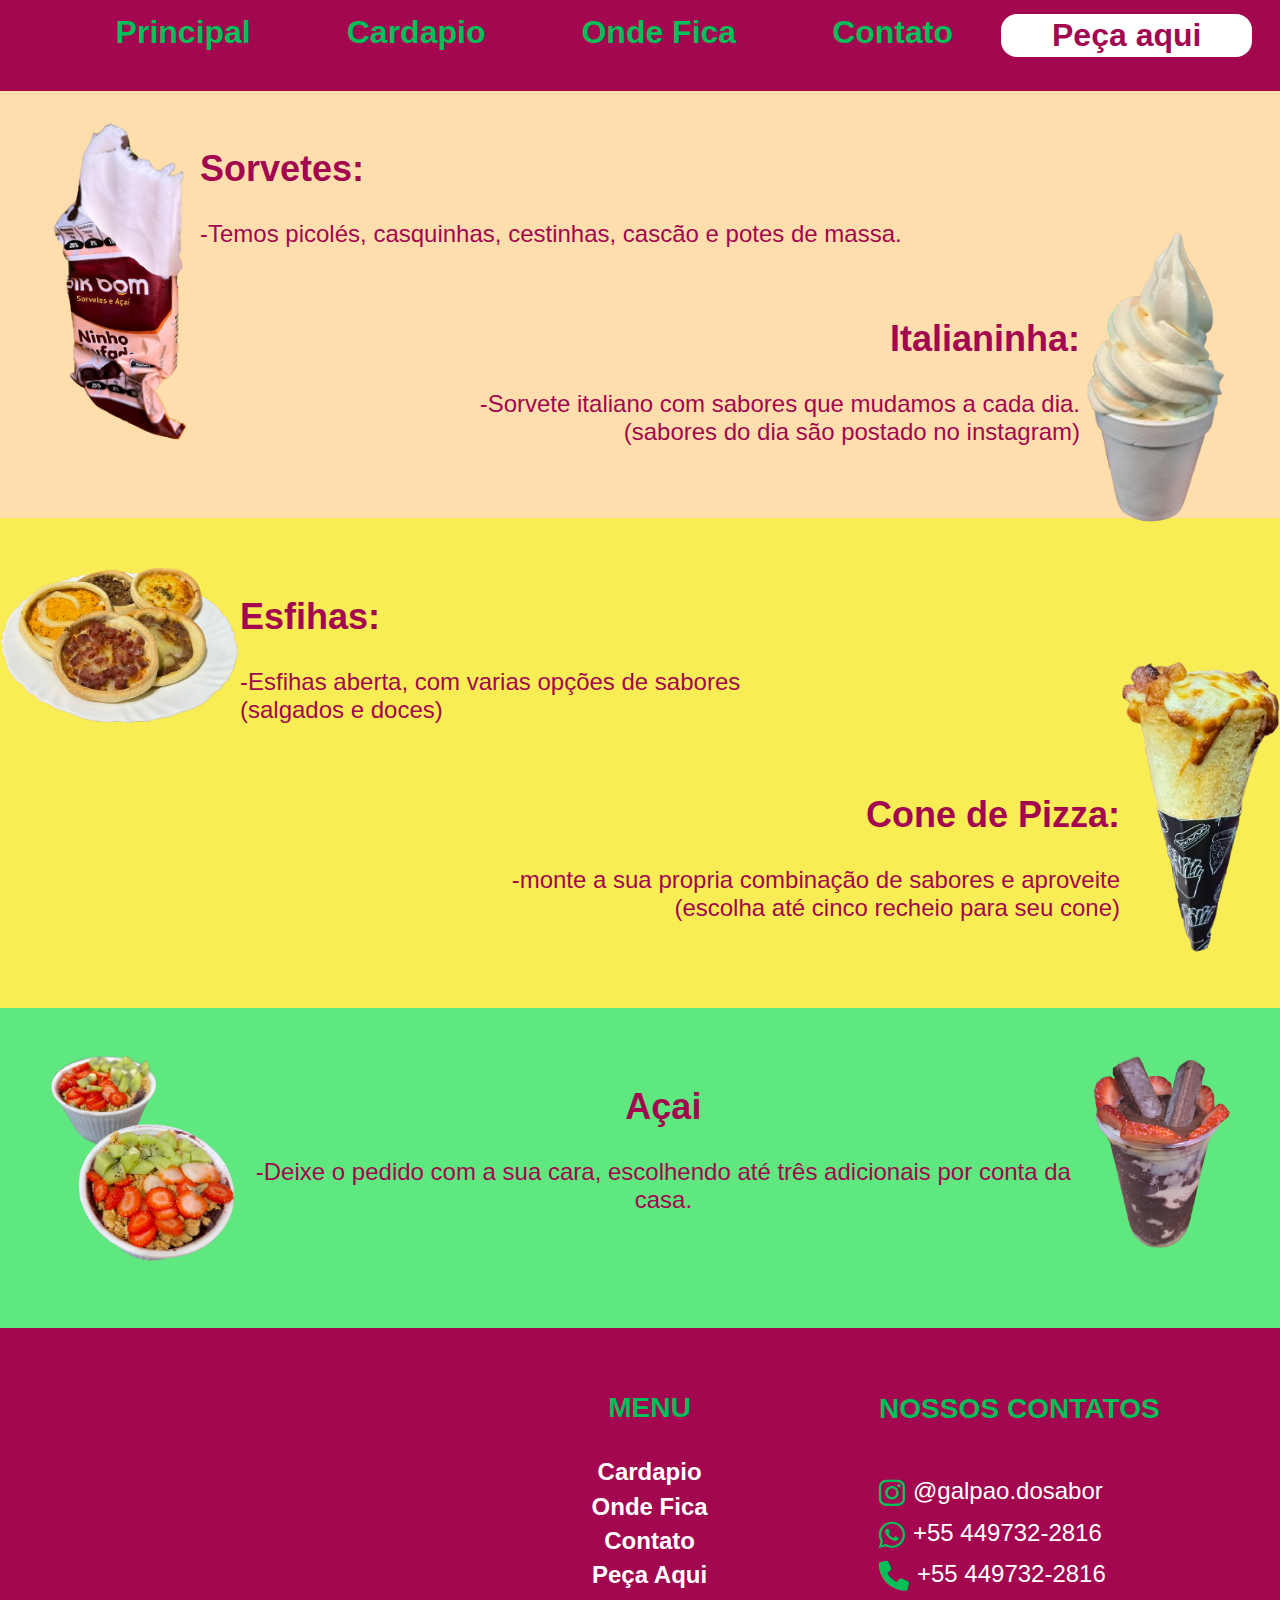
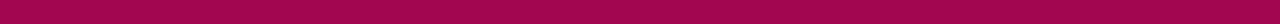
<file: trabalho 2bi/index.html>
<!DOCTYPE html>

<head>
    <title>Galpão do Sabor</title>
    <link rel="shortcut icon" type="imagex/png" href="./img/logo.ico">
    <link rel="stylesheet" href="https://cdnjs.cloudflare.com/ajax/libs/font-awesome/6.0.0/css/all.min.css">
    <meta charset="utf-8">
    <meta name="author" content="A.G.J.J.">
    <meta name="viewport" content="width=device-width, initial-scale=1.0">
    <meta name="descrisão" content="espaço para o lazer de toda a familia">
    <meta name="kayword" content="compra, calor, verão, sol, loja, comida, servete, pizza, cone pizza, esfiha, fome,">
    <link rel="stylesheet" href="style.css">
</head>

<header id="header">
    
    <nav id="nav" class="navbar">
        <button aria-label="Abrir Menu" id="btn-mobile" aria-haspopup="true" aria-controls="menu" aria-expanded="false">
            <span id="hamburger"></span>
        </button>

        <ul id="menu">
            <li><a href="index.html"><b>Principal</b></a></li>
            <li><a href="cardapio.html"><b>Cardapio</b></a></li>
            <li><a href="onde.html"><b>Onde Fica</b></a></li>
            <li><a href="contato.html"><b>Contato</b></a></li>
            <li class="pedir"><a href="https://wa.me/554497322816"><b>Peça aqui</b></a></li>
        </ul>
    </nav>

</header>
<body class="todo">
    <div>
        <div class="index_sorvete">
            <div>
                <img class="index_img_picole" src="img/index_picolé.png" alt="Picolé">
            </div>

            <div class="index_escrita">
                <div class="sorvete_um">
                    <h2>Sorvetes:</h2></a>
                    <p>-Temos picolés, casquinhas, cestinhas, cascão e potes de massa.</p>
                </div>
                <div class="sorvete_dois">
                    <h2>Italianinha:</h2>
                    <p>-Sorvete italiano com sabores que mudamos a cada dia. <br>(sabores do dia são postado no instagram)</p>
                </div>
            </div>

            <div>
                <img class="index_img_italiana" src="img/index_italiana.png" alt="Casquinha italiana">
            </div>
        </div>
        
        <div class="index_salgado">
            <div>
                <img class="index_img_esfiha" src="img/index_esfiha.png" alt="Esfihas">
            </div>

            <div class="index_escrita">
                <div class="salgado_um">
                    <h2>Esfihas:</h2></a>
                    <p>-Esfihas aberta, com varias opções de sabores <br>(salgados e doces)</p>
                </div>
                <div class="salgado_dois">
                    <h2>Cone de Pizza:</h2>
                    <p>-monte a sua propria combinação de sabores e aproveite <br>(escolha até cinco recheio para seu cone)</p>
                </div>
            </div>

            <div>
                <img class="index_img_cone" src="img/index_salgado.png" alt="Cone de pizza">
            </div>
        </div>

        <div class="index_açai">
            <div>
                <img class="index_img_açai" src="img/index_açai.png" alt="Copo de Açai">
            </div>

            <div class="index_escrita acai">
                <h2>Açai</h2></a>
                <p>-Deixe o pedido com a sua cara, escolhendo até três adicionais por conta da casa.</p>
            </div>

            <div>
                <img class="index_img_açai-2" src="img/index_img_açai-2.png" alt="Copo de Açai">
            </div>
        </div>
    </div>
</body>
<footer>

    <div class="footer-todo">

        <div class="mapa">
            <iframe src="https://www.google.com/maps/embed?pb=!1m18!1m12!1m3!1d3665.0767850896586!2d-52.1536045!3d-23.2766595!2m3!1f0!2f0!3f0!3m2!1i1024!2i768!4f13.1!3m3!1m2!1s0x9492d22a04ef0c05%3A0x9d9f15d37cd1a240!2sR.%20Perimetral%20Baltazar%20Ant%C3%B4nio%20de%20Oliveira%2C%20710%20-%20Pres.%20Castelo%20Branco%2C%20PR%2C%2087180-000!5e0!3m2!1spt-BR!2sbr!4v1717628954203!5m2!1spt-BR!2sbr" width="400rem" height="250rem" style="border:0;" allowfullscreen="" loading="lazy" referrerpolicy="no-referrer-when-downgrade"></iframe>
        </div>

        <div class="menu">
            <ul>
                <li><h3>MENU</h3></li>
                <li><a href="cardapio.html"><b>Cardapio</b></a></li>
                <li><a href="onde.html"><b>Onde Fica</b></a></li>
                <li><a href="contato.html"><b>Contato</b></a></li>
                <li><a href="https://wa.me/554497322816"><b>Peça Aqui</b></a></li>
            </ul>
        </div>

        <div class="redes">
            <ul>
                <li><h3>NOSSOS CONTATOS</h3></li>
                <li class="lado">
                    <a href="https://www.instagram.com/galpao.dosabor?igsh=MW12cGUwczdyajQ4eQ==">
                        <i class="fafa fa-brands fa-instagram fa-lg" style="color: #02bf59;"></i>
                        <p>@galpao.dosabor</p>
                    </a>
                </li>
                <li class="lado">
                    <a href="https://wa.me/554497322816">
                        <i class="fafa fa-brands fa-whatsapp fa-lg" style="color: #02bf59;"></i>
                        <p>+55 449732-2816</p>
                    </a>
                </li>
                <li class="lado">
                    <i class="fafa fa-solid fa-phone fa-lg" style="color: #02bf59;"></i>
                    <p>+55 449732-2816</p>
                </li>
            </ul>
        </div>

    </div>

</footer>
<script src="script.js"></script>
</html>
</file>
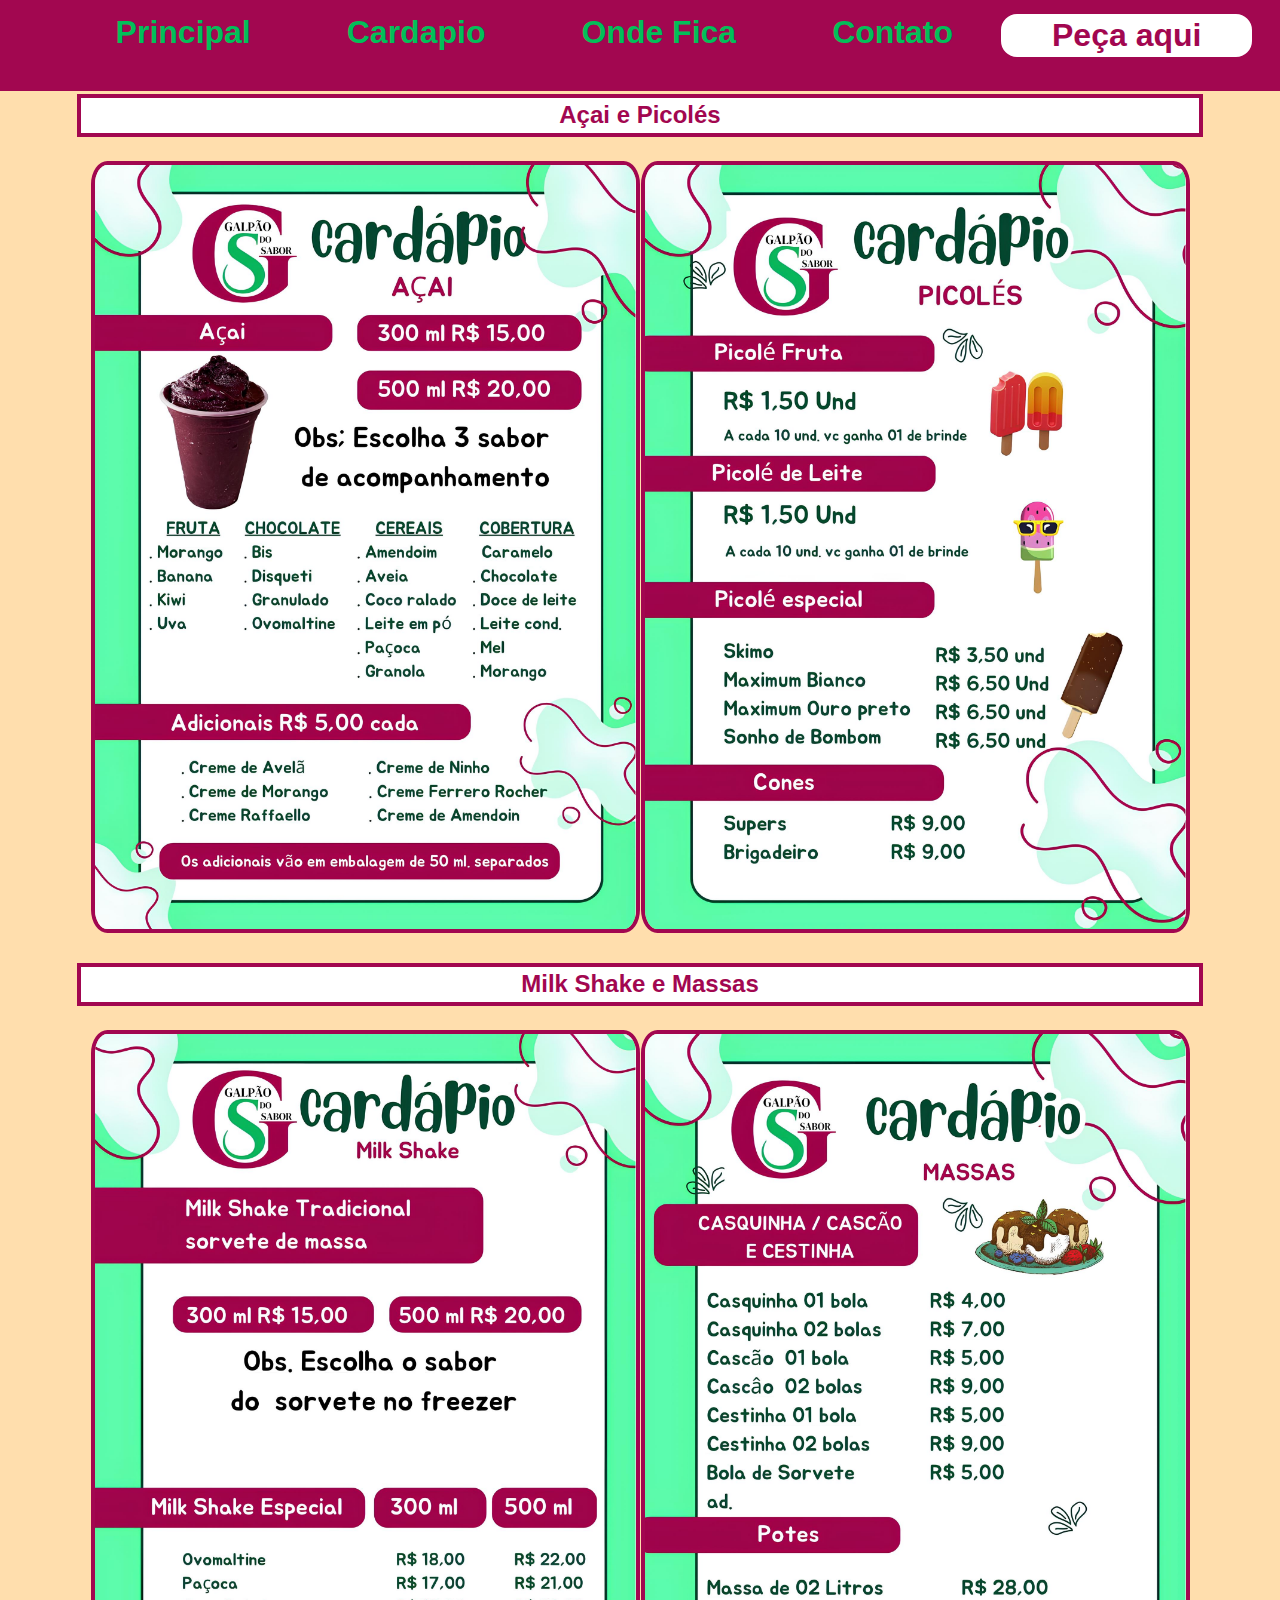
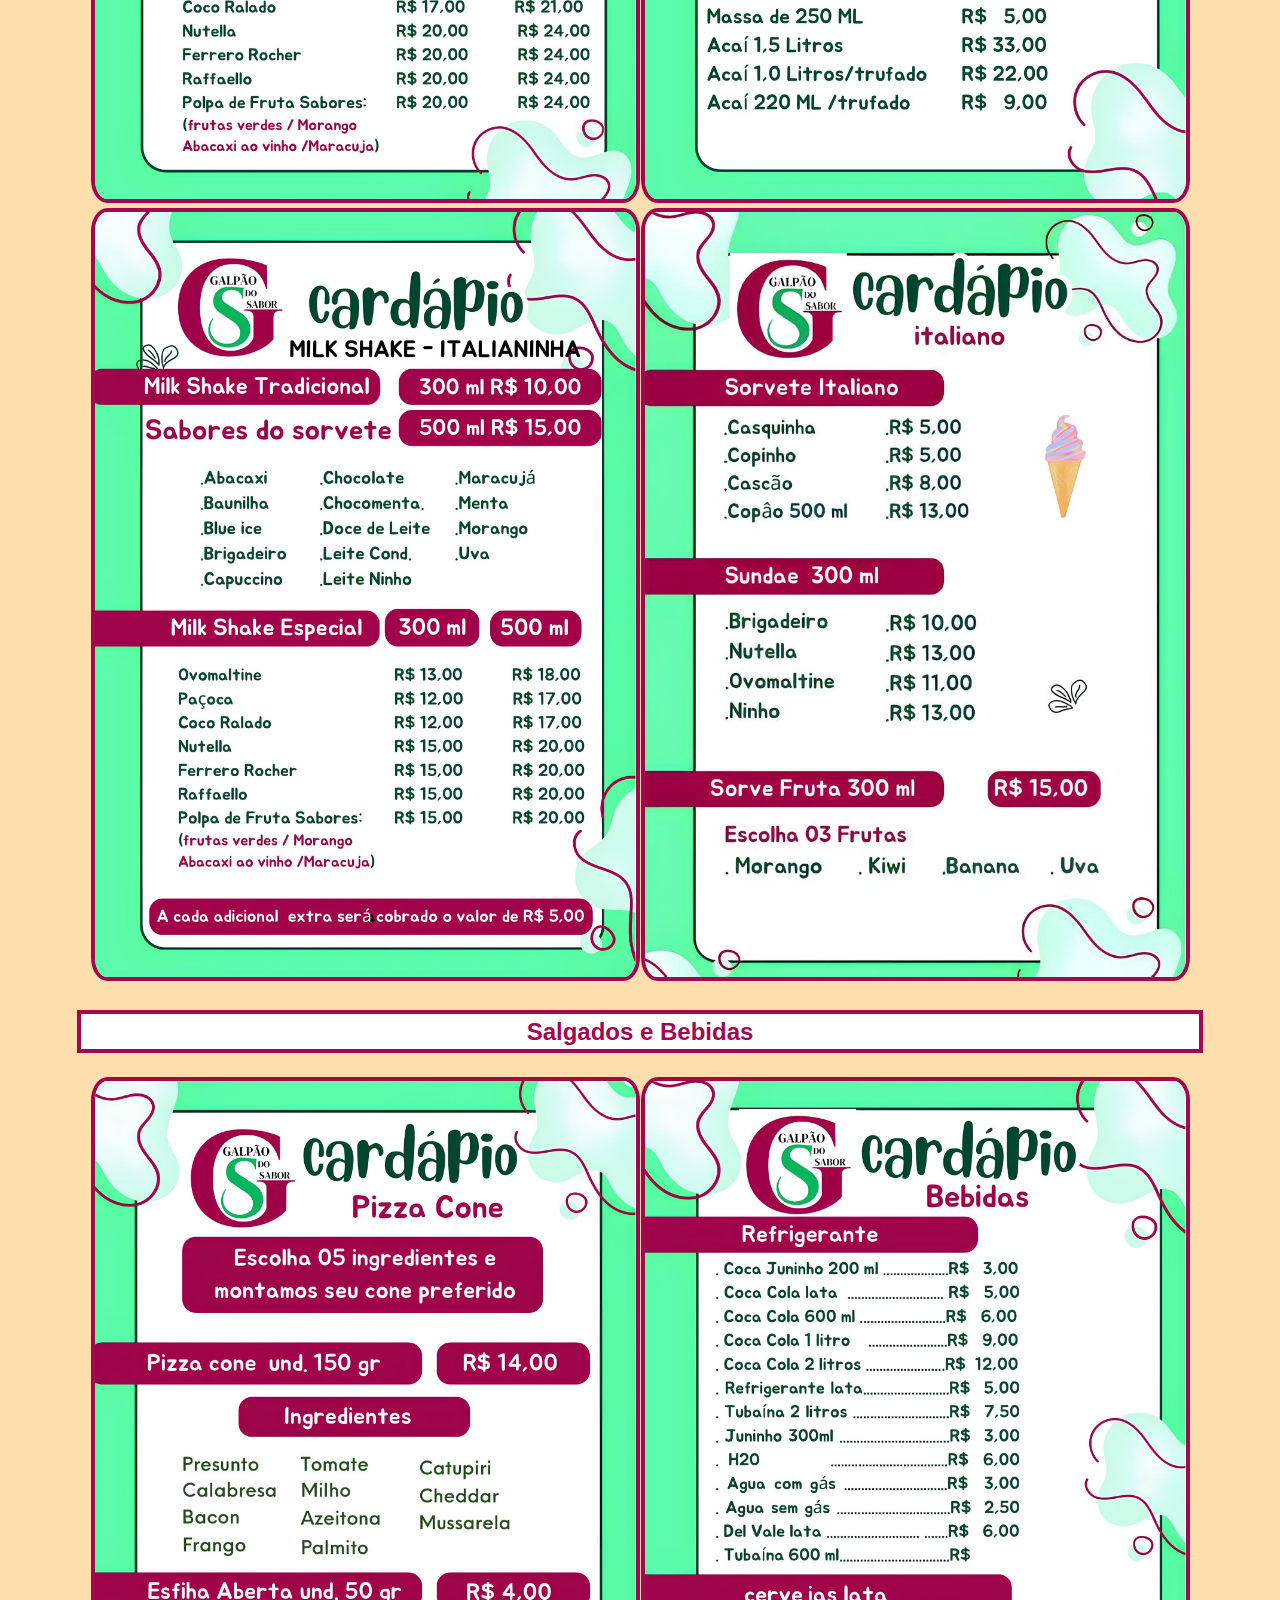
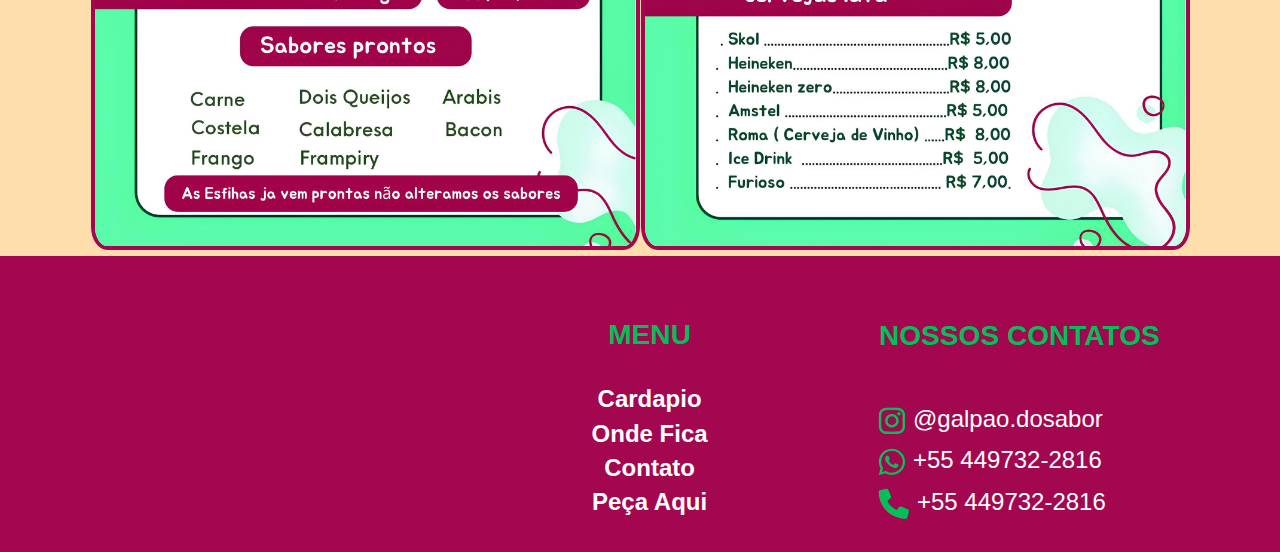
<file: trabalho 2bi/cardapio.html>
<!DOCTYPE html>

<head>
    <title>Galpão do Sabor - Salgados</title>
    <link rel="shortcut icon" type="imagex/png" href="./img/logo.ico"> 
    <link rel="stylesheet" href="https://cdnjs.cloudflare.com/ajax/libs/font-awesome/6.0.0/css/all.min.css">
    <meta charset="utf-8">
    <meta name="author" content="A.G.J.J.">
    <meta name="viewport" content="width=device-width, initial-scale=1.0">
    <link rel="stylesheet" href="style.css">

</head>
<header id="header">
    <a id="logo" class="logo" href="index.html"><b><img src="img/logo.png" height="90" alt="logo"></b></a>
    <nav id="nav" class="navbar">
        
        <button aria-label="Abrir Menu" id="btn-mobile" aria-haspopup="true" aria-controls="menu" aria-expanded="false">
            <span id="hamburger"></span>
        </button>

        <ul id="menu">
            <li><a href="index.html"><b>Principal</b></a></li>
            <li><a href="cardapio.html"><b>Cardapio</b></a></li>
            <li><a href="onde.html"><b>Onde Fica</b></a></li>
            <li><a href="contato.html"><b>Contato</b></a></li>
            <li class="pedir"><a href="https://wa.me/554497322816"><b>Peça aqui</b></a></li>
        </ul>
    </nav>

</header>
<body>
    <div class="cardapio">

	    <span> 
            <p><b>Açai e Picolés</b></p> 
        </span>
        <div class="cardapio-paginas"> 
            <img src="img/cardapio/1.jpeg" alt="folha 1">
            <img src="img/cardapio/2.jpeg" alt="folha 2">
        </div>

        <span> <p><b>Milk Shake e Massas</b></p> </span>

        <div class="cardapio-paginas"> 
            <img src="img/cardapio/3.jpeg" alt="folha 3">
            <img src="img/cardapio/4.jpeg" alt="folha 4">
        </div>

        <div class="cardapio-paginas"> 
            <img src="img/cardapio/5.jpeg" alt="folha 5">
            <img src="img/cardapio/6.jpeg" alt="folha 6"> 
        </div>
 
        <span> <p><b>Salgados e Bebidas</b></p> </span>
        <div class="cardapio-paginas">
            <img src="img/cardapio/7.jpeg" alt="folha 7">
            <img src="img/cardapio/8.jpeg" alt="folha 8"> 
        </div>
    </div>
</body>
<footer>

    <div class="footer-todo">

        <div class="mapa">
            <iframe src="https://www.google.com/maps/embed?pb=!1m18!1m12!1m3!1d3665.0767850896586!2d-52.1536045!3d-23.2766595!2m3!1f0!2f0!3f0!3m2!1i1024!2i768!4f13.1!3m3!1m2!1s0x9492d22a04ef0c05%3A0x9d9f15d37cd1a240!2sR.%20Perimetral%20Baltazar%20Ant%C3%B4nio%20de%20Oliveira%2C%20710%20-%20Pres.%20Castelo%20Branco%2C%20PR%2C%2087180-000!5e0!3m2!1spt-BR!2sbr!4v1717628954203!5m2!1spt-BR!2sbr" width="400rem" height="250rem" style="border:0;" allowfullscreen="" loading="lazy" referrerpolicy="no-referrer-when-downgrade"></iframe>
        </div>

        <div class="menu">
            <ul>
                <li><h3>MENU</h3></li>
                <li><a href="cardapio.html"><b>Cardapio</b></a></li>
                <li><a href="onde.html"><b>Onde Fica</b></a></li>
                <li><a href="contato.html"><b>Contato</b></a></li>
                <li><a href="https://wa.me/554497322816"><b>Peça Aqui</b></a></li>
            </ul>
        </div>

        <div class="redes">
            <ul>
                <li><h3>NOSSOS CONTATOS</h3></li>
                <li class="lado">
                    <a href="https://www.instagram.com/galpao.dosabor?igsh=MW12cGUwczdyajQ4eQ==">
                        <i class="fafa fa-brands fa-instagram fa-lg" style="color: #02bf59;"></i>
                        <p>@galpao.dosabor</p>
                    </a>
                </li>
                <li class="lado">
                    <a href="https://wa.me/554497322816">
                        <i class="fafa fa-brands fa-whatsapp fa-lg" style="color: #02bf59;"></i>
                        <p>+55 449732-2816</p>
                    </a>
                </li>
                <li class="lado">
                    <i class="fafa fa-solid fa-phone fa-lg" style="color: #02bf59;"></i>
                    <p>+55 449732-2816</p>
                </li>
            </ul>
        </div>

    </div>

</footer>
<script src="script.js" async></script>
</html>
</file>
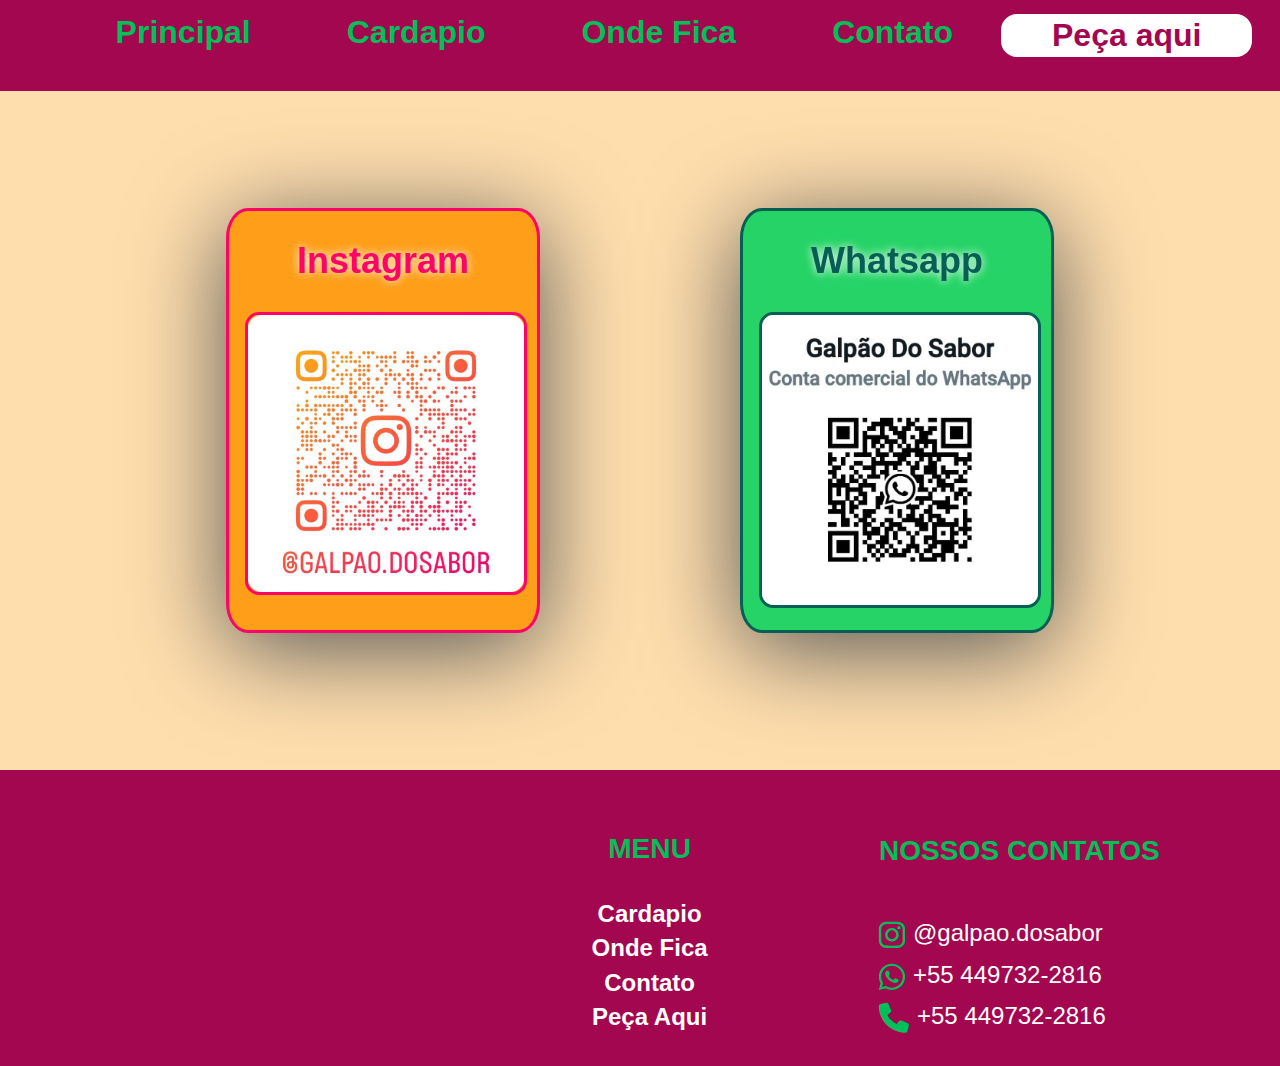
<file: trabalho 2bi/contato.html>
<!DOCTYPE html>

<head>
    <title>Galpão do Sabor - Contato</title>
    <link rel="shortcut icon" type="imagex/png" href="./img/logo.ico"> 
    <link rel="stylesheet" href="https://cdnjs.cloudflare.com/ajax/libs/font-awesome/6.0.0/css/all.min.css">
    <meta charset="utf-8">
    <meta name="author" content="A.G.J.J.">
    <meta name="viewport" content="width=device-width, initial-scale=1.0">
    <link rel="stylesheet" href="style.css">
</head>
<header id="header">
    <a id="logo" class="logo" href="index.html"><b><img src="img/logo.png" height="90" alt="logo"></b></a>
    <nav id="nav" class="navbar">
        
        <button aria-label="Abrir Menu" id="btn-mobile" aria-haspopup="true" aria-controls="menu" aria-expanded="false">
            <span id="hamburger"></span>
        </button>

        <ul id="menu">
            <li><a href="index.html"><b>Principal</b></a></li>
            <li><a href="cardapio.html"><b>Cardapio</b></a></li>
            <li><a href="onde.html"><b>Onde Fica</b></a></li>
            <li><a href="contato.html"><b>Contato</b></a></li>
            <li class="pedir"><a href="https://wa.me/554497322816"><b>Peça aqui</b></a></li>
        </ul>
    </nav>

</header>
<body>
    
    <div class="fundo_nav"></div>

    <div class="contatos">
        
        <div class="contato_instagram">
            <a href="https://www.instagram.com/galpao.dosabor?igsh=MW12cGUwczdyajQ4eQ==">
                <div class="contato_centro">
                    <h2 class="contato_instagram_texto">Instagram</h2>
                    <img class="contato_instagramQR" src="img/instagramQR.jpeg" alt="QRcode Instagram">
                </div>
            </a>
        </div>
        <div class="contato_whatsapp">
            <a href="https://wa.me/554497322816">
                <div class="contato_centro">
                    <h2 class="contato_whatsapp_texto">Whatsapp</h2>
                    <img class="contato_whatsappQR" src="img/whatsappQR.jpeg" alt="QRcode Whatsapp">
                </div>
            </a>
        </div>
    </div>

    
    <div class="fundo_nav"></div>

</body>
<footer>

    <div class="footer-todo">

        <div class="mapa">
            <iframe src="https://www.google.com/maps/embed?pb=!1m18!1m12!1m3!1d3665.0767850896586!2d-52.1536045!3d-23.2766595!2m3!1f0!2f0!3f0!3m2!1i1024!2i768!4f13.1!3m3!1m2!1s0x9492d22a04ef0c05%3A0x9d9f15d37cd1a240!2sR.%20Perimetral%20Baltazar%20Ant%C3%B4nio%20de%20Oliveira%2C%20710%20-%20Pres.%20Castelo%20Branco%2C%20PR%2C%2087180-000!5e0!3m2!1spt-BR!2sbr!4v1717628954203!5m2!1spt-BR!2sbr" width="400rem" height="250rem" style="border:0;" allowfullscreen="" loading="lazy" referrerpolicy="no-referrer-when-downgrade"></iframe>
        </div>

        <div class="menu">
            <ul>
                <li><h3>MENU</h3></li>
                <li><a href="cardapio.html"><b>Cardapio</b></a></li>
                <li><a href="onde.html"><b>Onde Fica</b></a></li>
                <li><a href="contato.html"><b>Contato</b></a></li>
                <li><a href="https://wa.me/554497322816"><b>Peça Aqui</b></a></li>
            </ul>
        </div>

        <div class="redes">
            <ul>
                <li><h3>NOSSOS CONTATOS</h3></li>
                <li class="lado">
                    <a href="https://www.instagram.com/galpao.dosabor?igsh=MW12cGUwczdyajQ4eQ==">
                        <i class="fafa fa-brands fa-instagram fa-lg" style="color: #02bf59;"></i>
                        <p>@galpao.dosabor</p>
                    </a>
                </li>
                <li class="lado">
                    <a href="https://wa.me/554497322816">
                        <i class="fafa fa-brands fa-whatsapp fa-lg" style="color: #02bf59;"></i>
                        <p>+55 449732-2816</p>
                    </a>
                </li>
                <li class="lado">
                    <i class="fafa fa-solid fa-phone fa-lg" style="color: #02bf59;"></i>
                    <p>+55 449732-2816</p>
                </li>
            </ul>
        </div>

    </div>

</footer>
<script src="script.js"></script>
</html>
</file>
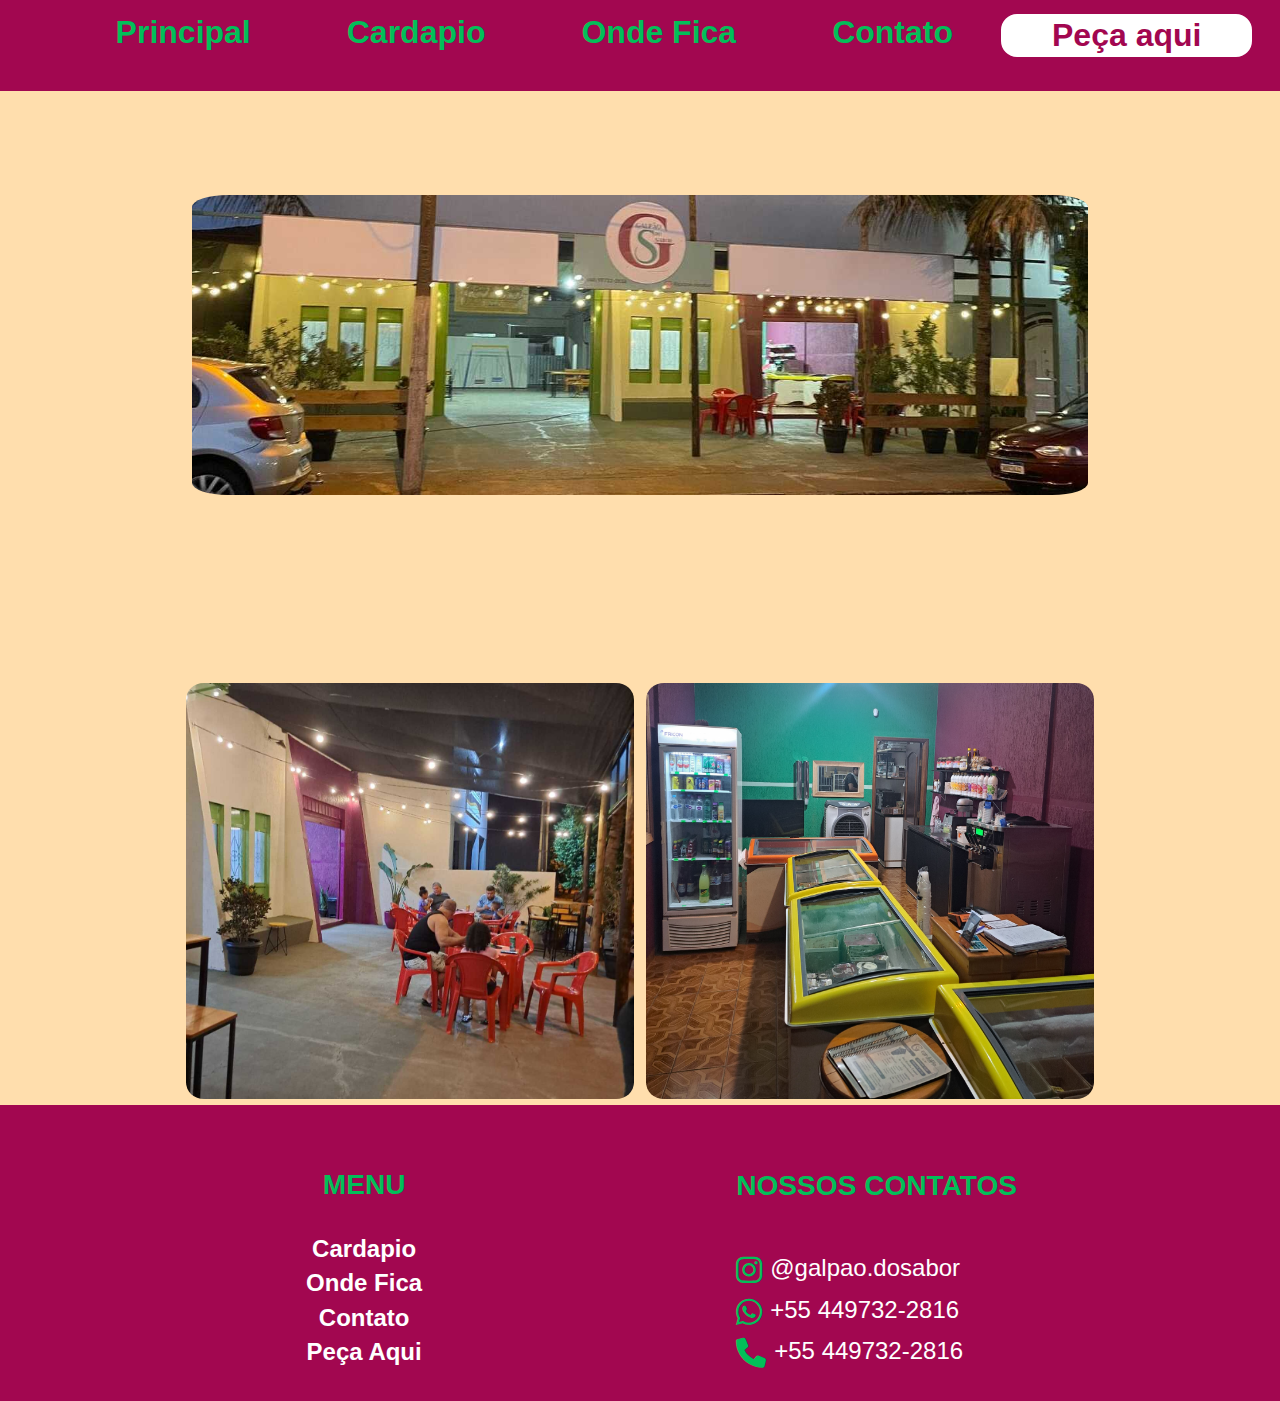
<file: trabalho 2bi/onde.html>
<!DOCTYPE html>

<head>
    <title>Galpão do Sabor - Onde Fica</title>
    <link rel="shortcut icon" type="imagex/png" href="./img/logo.ico"> 
    <link rel="stylesheet" href="https://cdnjs.cloudflare.com/ajax/libs/font-awesome/6.0.0/css/all.min.css">
    <meta charset="utf-8">
    <meta name="author" content="A.G.J.J.">
    <meta name="viewport" content="width=device-width, initial-scale=1.0">
    <link rel="stylesheet" href="style.css">
</head>
<header id="header">
    <a id="logo" class="logo" href="index.html"><b><img src="img/logo.png" height="90" alt="logo"></b></a>
    <nav id="nav" class="navbar">
        
        <button aria-label="Abrir Menu" id="btn-mobile" aria-haspopup="true" aria-controls="menu" aria-expanded="false">
            <span id="hamburger"></span>
        </button>

        <ul id="menu">
            <li><a href="index.html"><b>Principal</b></a></li>
            <li><a href="cardapio.html"><b>Cardapio</b></a></li>
            <li><a href="onde.html"><b>Onde Fica</b></a></li>
            <li><a href="contato.html"><b>Contato</b></a></li>
            <li class="pedir"><a href="https://wa.me/554497322816"><b>Peça aqui</b></a></li>
        </ul>
    </nav>

</header>
<body>
    <div class="fundo_nav"></div>
    
    <div class="onde_fachada">
        <img src="img/onde_fachada.jpeg" alt="fachada do Galpão do sabor">
    </div>

    <div class="onde_mapa">
        <iframe src="https://www.google.com/maps/embed?pb=!1m18!1m12!1m3!1d3665.0767850896586!2d-52.1536045!3d-23.2766595!2m3!1f0!2f0!3f0!3m2!1i1024!2i768!4f13.1!3m3!1m2!1s0x9492d22a04ef0c05%3A0x9d9f15d37cd1a240!2sR.%20Perimetral%20Baltazar%20Ant%C3%B4nio%20de%20Oliveira%2C%20710%20-%20Pres.%20Castelo%20Branco%2C%20PR%2C%2087180-000!5e0!3m2!1spt-BR!2sbr!4v1717628954203!5m2!1spt-BR!2sbr" style="border:0;" allowfullscreen="" loading="lazy" referrerpolicy="no-referrer-when-downgrade"></iframe>
    </div>

    <div class="onde_lado">
        <div class="onde_img">
            <img src="img/onde_dentro.jpg" alt="area com as messas">
        </div>
        <div class="onde_img">
            <img src="img/onde_sorveteria.jpg" alt="entrada da sorveteria">
        </div>
    </div>

</body>
<footer>

    <div class="footer-todo">

        <div class="menu">
            <ul>
                <li><h3>MENU</h3></li>
                <li><a href="cardapio.html"><b>Cardapio</b></a></li>
                <li><a href="onde.html"><b>Onde Fica</b></a></li>
                <li><a href="contato.html"><b>Contato</b></a></li>
                <li><a href="https://wa.me/554497322816"><b>Peça Aqui</b></a></li>
            </ul>
        </div>

        <div class="redes">
            <ul>
                <li><h3>NOSSOS CONTATOS</h3></li>
                <li class="lado">
                    <a href="https://www.instagram.com/galpao.dosabor?igsh=MW12cGUwczdyajQ4eQ==">
                        <i class="fafa fa-brands fa-instagram fa-lg" style="color: #02bf59;"></i>
                        <p>@galpao.dosabor</p>
                    </a>
                </li>
                <li class="lado">
                    <a href="https://wa.me/554497322816">
                        <i class="fafa fa-brands fa-whatsapp fa-lg" style="color: #02bf59;"></i>
                        <p>+55 449732-2816</p>
                    </a>
                </li>
                <li class="lado">
                    <i class="fafa fa-solid fa-phone fa-lg" style="color: #02bf59;"></i>
                    <p>+55 449732-2816</p>
                </li>
            </ul>
        </div>

    </div>

</footer>
<script src="script.js"></script>
</html>
</file>
<file: trabalho 2bi/style.css>
@import url(https://fonts.google.com/specimen/League+Spartan);

@media only screen and (min-width: 600px) {
::-webkit-scrollbar{ width: 0.7rem;}
::-webkit-scrollbar-track{background: rgba(162,7,80,255)}
::-webkit-scrollbar-thumb{background: rgba(2,191,89,255); border-radius: 1rem;}
}

html {
    background-color: navajowhite;
    height: 100%;
    width: 100%;
}

body {
    margin: 0;
    font-size: 1.5rem;
    font-family: "League Spartan", sans-serif;
    overflow-x: hidden;
}
/* nav inicio */
.navbar {
    background-color: rgba(162,7,80,255);
    display: flex;
    height: 7rem;
    align-items: center;
    position: fixed;
    width: 100%;
    justify-content: space-around;
    position: fixed;
    z-index: 1000;
}

.fundo_nav {
    height: 7rem;
    width: 100%;
}

.logo {
    background-color: white;
    padding: .2rem;
    border-radius: 3rem;
    height: 5.2rem;
    transition: 0.3s;
    transition-timing-function: ease;
}

.logo:hover {
    transform: scale(1.2, 1.2);
}

.navbar ul {
    list-style-type: none;
    display: flex ;
}

.navbar li {
    transition: 0.3s;
    transition-timing-function: ease;
    padding-left: 3rem;
    padding-right: 3rem;
}

.navbar li:hover{
    transform: scale(1.2, 1.2);
}

.navbar a {
    color: rgba(2,191,89,255);
    text-decoration: none;
    font-size: 2rem;
}

.pedir {
    border: solid white .2rem;
    border-radius: 1rem;
    padding-left: .5rem;
    padding-right: .5rem;
    background-color: white;
    transition: 0.3s;
    transition-timing-function: ease;
}

.pedir a{
    color: rgba(162,7,80,255);
}

.pedir:hover {
    transform: scale(1.2, 1.2);
}

/* drawer inicio */
a {
    color: rgba(2,191,89,255);
    text-decoration: none;
    font-family: sans-serif;
  }
  
  a:hover {
    background: rgba(0, 0, 0, 0.05);
  }
  
  #header {
    box-sizing: border-box;
    height: 70px;
    display: flex;
    align-items: center;
    justify-content: space-between;
    background: #e7e7e7;
  }
  
  #menu {
    display: flex;
    list-style: none;
  }
  
  #menu a {
    display: block;
  }
  
  #btn-mobile {
    display: none;
  }
/* drawer fim */

/* nav fim */



/* footer inicio */

footer{
    background-color: rgba(162,7,80,255);
    width: 100%;
}



.footer-todo{
    display: flex;
    justify-content: space-evenly;
    text-align: center;
}

.footer-todo div {
    margin: .5rem;
}

.menu{
    color:rgba(2,191,89,255);
}

.menu li {
    list-style-type: none;
    padding: 0.2rem;
}

.menu a{
    text-decoration: none;
    color:  white;
}

.redes {
    color:rgba(2,191,89,255);
    padding-top: 1.8rem;
}

.redes li{
    list-style-type: none;
}

.mapa{
    padding-top: 4rem;
}

.mapa iframe {
    border-radius: 2rem;
    width: 120%; 
    height: 90%;
}

.lado , .lado a {
    display: flex;
    vertical-align: text-top;
}

.lado p{
    margin-bottom: -2.5rem;
    color:  white;
}

.lado i{
    margin-top: 2.5rem;
    padding-right: 0.5rem;
}
/* footer fim */



/*index inicio*/
/* bloco inicio*/
.todo{
    max-height: none;
}

.index_açai {
    background-color: rgb(95, 232, 127);
    display: flex;
    justify-content: space-around;
    padding: 3rem;
    height: 14rem;
}

.index_sorvete {
    background-color: navajowhite;
    display: flex;
    justify-content: space-around;
    padding: 3rem;
    height: 22rem;
}

.index_salgado {
    background-color: rgb(248, 237, 84);
    display: flex;
    justify-content: space-around;
    height: 100%;
    padding-top: 3rem;
    padding-bottom: 3rem;
}
/* bloco fim */

.index_img_esfiha {
    width: 100%;
    max-width: 15rem;
    min-width: 10rem;
}

.index_img_cone {
    width: 100%;
    max-width: 10rem;
    min-width: 8rem;
    margin-top: 6rem;
}

.index_img_picole {
    width: 100%;
    max-width: 9rem;
    min-width: 5rem;
}

.index_img_italiana {
    width: 100%;
    max-width: 9rem;
    min-width: 5rem;
    padding-top: 7rem;
}

.index_img_açai{
    width: 100%;
    max-width: 12rem;
    min-width: 8rem;
}

.index_img_açai-2{
    width: 100%;
    max-width: 9rem;
    min-width: 6rem;
}

/* texto inicio */
.index_escrita{
    color:rgba(162,7,80,255);
    min-width: 20rem;
    width: 55rem;
}

.sorvete_um{
    text-align: start;
}

.sorvete_dois{
    padding-top: 1rem;
    text-align: end;
}

.salgado_um{
    text-align: start;
}

.salgado_dois{
    padding-top: 1rem;
    text-align: end;
}

.acai{
    text-align: center;
}
/* texto fim */
/*index fim*/



/*contato inicio*/
.contatos {
    display: flex;
    justify-content: space-evenly;
    padding: 2%;
}

/*instagram inicio*/
.contato_centro{
    margin: 5%;
}

.contato_instagram {   
    background-color: #ff9e18;
    border-radius: 7%;
    border: .2rem solid #fe0467;
    filter: drop-shadow(0rem 1rem 3rem rgb(83, 83, 83));
    width: 25%;
    min-width: 15rem;
}

.contato_instagram a {
    text-decoration: none;
}

.contato_instagram_texto {
    color:#fe0467;
    text-align: center;
    filter: drop-shadow( 0rem 0rem .3rem white);
}

.contato_instagramQR {
    border-radius: 5%;
    border: .2rem solid #fe0467;
    width: 100%;
    height: 100%;
    max-width: 19.5rem;
}
/*instagram fim*/
/*whatsapp inicio*/
.contato_whatsapp {
    background-color: #25D366;

    border-radius: 7%;
    width: 25%;
    border: .2rem solid #075E54;
    filter: drop-shadow(0 1rem 3rem rgb(83, 83, 83));
    min-width: 15rem;
}

.contato_whatsapp a {
    text-decoration: none;
}

.contato_whatsapp_texto {
    color:#075E54;
    text-align: center;
    filter: drop-shadow( 0rem 0rem .3rem white);
}

.contato_whatsappQR {
    border-radius: 5%;
    border: .2rem solid #075E54;
    width: 100%;
    height: 100%;
    max-width: 19.5rem;
}
/*whatsapp fim*/
/*contato fim*/


/*onde inicio*/
.onde_lado{
    display: flex;
    justify-content: center;
}

.onde_fachada{
    display: flex;
    justify-content: center;
    padding-top: 1%;
    padding-bottom: 0.5%;
}

.onde_fachada img{
    width: 70%;
    border-radius: 4%;
}

.onde_img{
    padding: 0.5%;
    width: 35%;
}

.onde_img img{
    width: 100%;
    height: 100%;
    border-radius: 4%;
}

.onde_mapa{
    display: flex;
    justify-content: center;
    padding-top: 1%;
    padding-bottom: 1%;
}

.onde_mapa iframe {
    border-radius: 2rem;
    width: 71%;
}
/*onde fim*/

/* cardapi inicio */
.cardapio{
    padding-left: 6%;
    padding-right: 6%;
}

.cardapio span{
    text-align: center;
}

.cardapio p{
    border: 0.3rem solid rgba(162,7,80,255);
    padding: 0.3%;
    background-color: white;
    color: rgba(162,7,80,255)
}

.cardapio-paginas{
    display: flex;
    justify-content: center;
}

.cardapio-paginas img{
    width: 48%;
    border: 0.3rem solid rgba(162,7,80,255);
    border-radius: 3%;
    margin-left: 0.1%;
    margin-bottom: 0.5%;
} 
/* cardapio fim*/

@media only screen and (max-width: 800px) {


    /*nav inicio*/
    .logo{
        display: none;
    }

    .pedir{
        background-color: transparent;
        border: none;
    }

    .pedir a{
        color: white;
    }
    /*nav fim*/

    /*contato inicio*/
    .contatos {
        display: block;
        margin: auto;
        justify-content: center;
        padding-left: 20%;
        padding-right: 20%;
    }
    /*contato fim*/

    /*onde fica inicio*/
    .onde_fachada , .onde_img {
        display: none;
    }

    .onde_mapa {
        width: 100%;
        padding: 0;
        justify-content: center;
        padding-bottom: 10%;
    }

    .onde_mapa iframe {
        height: 40rem;
        width: 80%;
        border-radius: 4%;
    }

    /*onde fica fim*/

    /*carapio inicio*/

    .cardapio-paginas {
        display: block;
        justify-content: center;
    }
    
    .cardapio-paginas img {
        width: 100%;
    }

    /*carapio fim*/

    /*footer inicio*/
    

    .mapa {
        display: none;
    }

    .lado {
        padding: 7px;
    }

    /*footer fim*/

    /*index inicio*/
/* bloco inicio*/
.menu{
    display: none;
}

.index_açai {
    display: block;
    justify-content: center;
    height: 22rem;
    padding: none;
}

.index_sorvete {
    display: block;
    justify-content: center;
    height: 22rem;
    padding: none;
}

.index_salgado {
    display: block;
    justify-content: center;
    height: 15rem;
    padding: none;
}
/* bloco fim */

.index_img_esfiha {
    width: 100%;
    display: block;
    margin: auto;
    max-width: 7rem;
    min-width: 1rem;
}

.index_img_cone {
    display: none;
}

.index_img_picole {
    width: 100%;
    display: block;
    margin: auto;
    max-width: 4rem;
    min-width: 1rem;
}

.index_img_italiana {
    display: none;
}

.index_img_açai{
    width: 100%;
    display: block;
    margin: auto;
    max-width: 7rem;
    min-width: 1rem;
}

.index_img_açai-2{
    display: none;
}

/* texto inicio */
.index_escrita{
    width: 100%;
    min-width: 1rem;
    font-size: 80%;
}

.sorvete_um {
    text-align: center;
    width: 100%;
}

.sorvete_dois{
    display: none;
}

.salgado_um{
    text-align: center;
}

.salgado_dois{
    display: none;
}
/* texto fim */
/*index fim*/

/* drawer inicio */
#menu {
    display: block;
    position: absolute;
    width: 100%;
    top: 70px;
    right: 0px;
    background-color: rgba(162,7,80,255);
    transition: 0.6s;
    z-index: 1000;
    height: 0px;
    visibility: hidden;
    overflow-y: hidden;
  }
  #nav.active #menu {
    height: calc(100vh - 70px);
    visibility: visible;
    overflow-y: auto;
  }
  #menu a {
      padding: 1rem 0;
      margin: 0 1rem;
      border-bottom: 2px solid rgba(2,191,89,255);;
  }
  #btn-mobile {
    display: flex;
    padding: 0.5rem 1rem;
    font-size: 1rem;
    border: none;
    background: none;
    cursor: pointer;
    gap: 0.5rem;
  }
  #hamburger {
      color: rgba(2,191,89,255);
      border-top: 2px solid;
      width: 20px;
  }
  #hamburger::after,
  #hamburger::before {
    content: '';
    display: block;
    width: 20px;
    height: 2px;
    background: currentColor;
    margin-top: 5px;
    transition: 0.3s;
    position: relative;
  }
  #nav.active #hamburger {
    border-top-color: transparent;
  }
  #nav.active #hamburger::before {
    transform: rotate(135deg);
  }
  #nav.active #hamburger::after {
    transform: rotate(-135deg);
    top: -7px;
  }
/* drawer fim */
}
</file>
